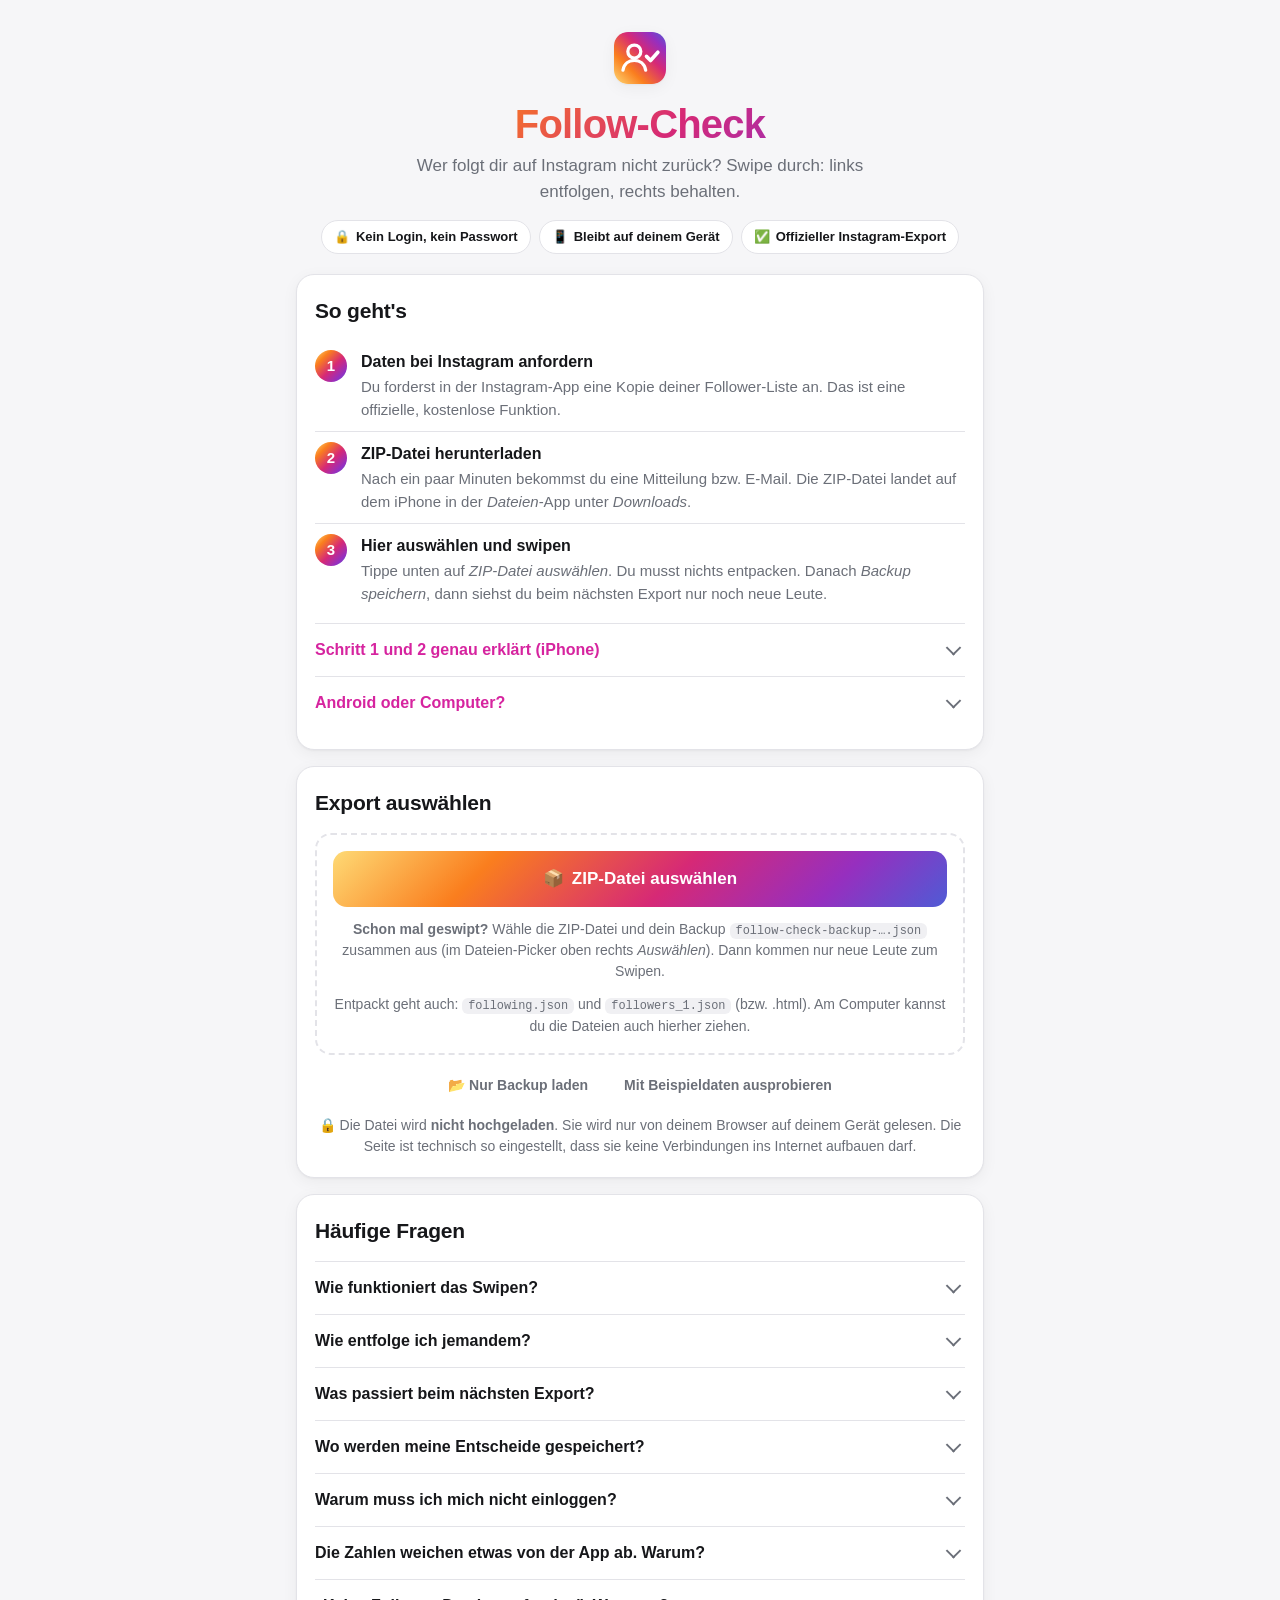
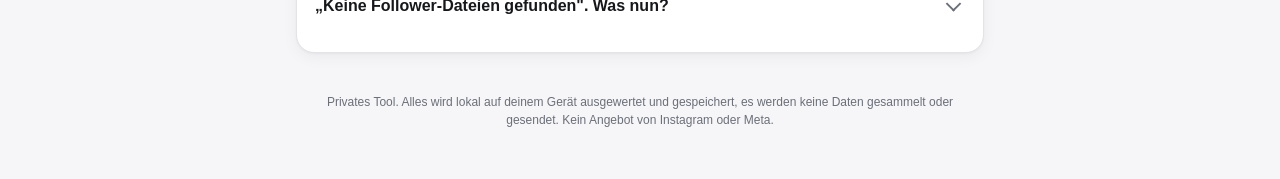
<file: index.html>
<!DOCTYPE html>
<html lang="de">
<head>
<meta charset="UTF-8">
<meta name="viewport" content="width=device-width, initial-scale=1, viewport-fit=cover">
<meta http-equiv="Content-Security-Policy" content="default-src 'none'; script-src 'self'; style-src 'self'; img-src 'self' data:; manifest-src 'self'; connect-src 'none'; form-action 'none'; base-uri 'none'">
<meta name="referrer" content="no-referrer">
<meta name="robots" content="noindex, nofollow">
<meta name="description" content="Finde heraus, wer dir auf Instagram nicht zurückfolgt, und entscheide per Swipe. Ohne Login, ohne Upload: alles bleibt auf deinem Gerät.">
<meta name="theme-color" content="#f6f6f8" media="(prefers-color-scheme: light)">
<meta name="theme-color" content="#0f1115" media="(prefers-color-scheme: dark)">
<meta name="apple-mobile-web-app-capable" content="yes">
<meta name="mobile-web-app-capable" content="yes">
<meta name="apple-mobile-web-app-status-bar-style" content="default">
<meta name="apple-mobile-web-app-title" content="Follow-Check">
<meta name="format-detection" content="telephone=no">
<title>Follow-Check</title>
<link rel="icon" href="icon.svg" type="image/svg+xml">
<link rel="apple-touch-icon" href="apple-touch-icon.png">
<link rel="manifest" href="manifest.webmanifest">
<link rel="stylesheet" href="style.css">
</head>
<body>
<div class="wrap">

  <header class="hero">
    <img class="logo" src="icon.svg" alt="" width="52" height="52">
    <h1>Follow-Check</h1>
    <p class="lead">Wer folgt dir auf Instagram nicht zurück? Swipe durch: links entfolgen, rechts behalten.</p>
    <ul class="trust">
      <li><span class="ico" aria-hidden="true">🔒</span>Kein Login, kein Passwort</li>
      <li><span class="ico" aria-hidden="true">📱</span>Bleibt auf deinem Gerät</li>
      <li><span class="ico" aria-hidden="true">✅</span>Offizieller Instagram-Export</li>
    </ul>
  </header>

  <!-- ===== Ergebnisse ===== -->
  <section id="results" class="results" hidden aria-labelledby="h-results">
    <h2 id="h-results" class="visually-hidden">Ergebnis</h2>

    <div class="summary" id="summary"></div>
    <div class="import-note" id="import-note" hidden></div>

    <div class="sticky">
      <div class="segmented" role="tablist" aria-label="Ansicht">
        <button role="tab" class="seg active" data-key="swipe" aria-selected="true">
          <span class="seg-label">Swipen</span><span class="seg-count" id="c-swipe">0</span>
        </button>
        <button role="tab" class="seg" data-key="unfollow" aria-selected="false">
          <span class="seg-label">Entfolgen</span><span class="seg-count" id="c-unfollow">0</span>
        </button>
        <button role="tab" class="seg" data-key="keep" aria-selected="false">
          <span class="seg-label">Behalten</span><span class="seg-count" id="c-keep">0</span>
        </button>
      </div>
      <div class="filters" id="filters" hidden>
        <input type="search" id="search" placeholder="Username suchen" autocomplete="off" autocapitalize="none" autocorrect="off" spellcheck="false" enterkeyhint="search" aria-label="Username suchen">
        <select id="sort" aria-label="Sortierung">
          <option value="recent">Zuletzt entschieden</option>
          <option value="az">A–Z</option>
          <option value="new">Neueste zuerst</option>
          <option value="old">Älteste zuerst</option>
        </select>
      </div>
    </div>

    <!-- Swipen -->
    <div class="view" id="view-swipe">
      <div class="swipe-top">
        <span class="progress" id="progress"></span>
        <select id="order" aria-label="Reihenfolge">
          <option value="new">Neueste zuerst</option>
          <option value="old">Älteste zuerst</option>
          <option value="az">A–Z</option>
        </select>
      </div>
      <div class="deck" id="deck" aria-live="polite"></div>
      <div class="deck-empty" id="deck-empty" hidden></div>
      <div class="swipe-actions" id="swipe-actions">
        <button class="act act-no" id="btn-no" type="button" aria-label="Entfolgen (Pfeil links)" title="Entfolgen (←)">✕</button>
        <button class="act act-undo" id="btn-undo" type="button" aria-label="Rückgängig" title="Rückgängig (Backspace)">↶</button>
        <button class="act act-yes" id="btn-yes" type="button" aria-label="Behalten (Pfeil rechts)" title="Behalten (→)">♥</button>
      </div>
      <p class="swipe-hint">← Entfolgen &nbsp;·&nbsp; Behalten → &nbsp;·&nbsp; Karte antippen öffnet das Profil</p>
    </div>

    <!-- Listen -->
    <div class="view" id="view-list" hidden>
      <p class="desc" id="desc"></p>
      <label class="toggle" id="hide-done-wrap"><input type="checkbox" id="hide-done"> Erledigte ausblenden</label>
      <ul class="list" id="list"></ul>
      <div class="empty" id="empty" hidden></div>
    </div>

    <div class="backup-banner" id="backup-banner" hidden>
      <span class="bb-text" id="backup-banner-text"></span>
      <button class="btn btn-primary" id="backup-banner-btn" type="button">💾 Jetzt sichern</button>
    </div>

    <div class="tools card" id="tools">
      <h3>Backup</h3>
      <p class="store-info" id="store-info"></p>
      <ol class="backup-steps">
        <li><b>Nach dem Swipen:</b> <em>Backup speichern</em> tippen. Die Datei landet in der <em>Dateien</em>-App unter <em>iCloud Drive → Downloads</em>.</li>
        <li><b>Beim nächsten Mal:</b> Oben bei <em>Neuen Export laden</em> die neue ZIP-Datei <b>und</b> das Backup zusammen auswählen. Fertig, du swipest nur neue Leute.</li>
      </ol>
      <p class="note">Warum? Deine Entscheide liegen sonst nur im Browser, und Safari löscht diesen Speicher, wenn du die Seite eine Weile nicht öffnest. Das Backup ist dein sicherer Stand.</p>
      <div class="tool-buttons">
        <button class="btn" id="backup-save" type="button">💾 Backup speichern</button>
        <label class="btn" for="backup-file">📂 Backup laden</label>
      </div>
      <div class="tool-buttons">
        <button class="btn btn-ghost" id="copy" type="button">Liste kopieren</button>
        <button class="btn btn-ghost btn-danger" id="reset" type="button">Alles löschen</button>
      </div>
    </div>
  </section>

  <!-- ===== Anleitung ===== -->
  <section class="card" id="anleitung" aria-labelledby="h-anleitung">
    <h2 id="h-anleitung">So geht's</h2>
    <ol class="steps">
      <li>
        <div class="step-num">1</div>
        <div>
          <strong>Daten bei Instagram anfordern</strong>
          <p>Du forderst in der Instagram-App eine Kopie deiner Follower-Liste an. Das ist eine offizielle, kostenlose Funktion.</p>
        </div>
      </li>
      <li>
        <div class="step-num">2</div>
        <div>
          <strong>ZIP-Datei herunterladen</strong>
          <p>Nach ein paar Minuten bekommst du eine Mitteilung bzw. E-Mail. Die ZIP-Datei landet auf dem iPhone in der <em>Dateien</em>-App unter <em>Downloads</em>.</p>
        </div>
      </li>
      <li>
        <div class="step-num">3</div>
        <div>
          <strong>Hier auswählen und swipen</strong>
          <p>Tippe unten auf <em>ZIP-Datei auswählen</em>. Du musst nichts entpacken. Danach <em>Backup speichern</em>, dann siehst du beim nächsten Export nur noch neue Leute.</p>
        </div>
      </li>
    </ol>

    <details class="guide" id="guide-iphone">
      <summary>Schritt 1 und 2 genau erklärt (iPhone)</summary>
      <div class="guide-body">
        <h3>Export in der Instagram-App anfordern</h3>
        <ol class="sub">
          <li>Öffne Instagram und tippe unten rechts auf dein <b>Profilbild</b>.</li>
          <li>Tippe oben rechts auf das <b>Menü ☰</b>.</li>
          <li>Tippe auf <b>Kontenübersicht</b> (Accounts Center).</li>
          <li>Wähle <b>Deine Informationen und Berechtigungen</b>.</li>
          <li>Tippe auf <b>Deine Informationen exportieren</b> und dann auf <b>Export erstellen</b>.</li>
          <li>Wähle dein <b>Instagram-Profil</b> und dann <b>Auf Gerät exportieren</b>.</li>
          <li>Tippe auf <b>Informationen anpassen</b>, entferne alle Häkchen und wähle nur <b>Follower und gefolgte Konten</b>. So ist der Export klein und schnell fertig.</li>
          <li>Stelle ein: <b>Zeitraum: Gesamter Zeitraum</b> und <b>Format: JSON</b>.</li>
          <li>Tippe auf <b>Export starten</b>.</li>
        </ol>
        <p class="note">Die Bezeichnungen können je nach App-Version leicht abweichen. Auf Englisch heisst es: Accounts Center → Your information and permissions → Export your information.</p>

        <h3>ZIP-Datei herunterladen</h3>
        <ol class="sub">
          <li>Warte auf die Mitteilung oder E-Mail von Instagram. Meist dauert es nur wenige Minuten, manchmal länger.</li>
          <li>Gehe wieder zu <b>Deine Informationen exportieren</b>. Beim fertigen Export tippst du auf <b>Herunterladen</b> (evtl. musst du dein Passwort bei Instagram bestätigen).</li>
          <li>Safari fragt, ob du die Datei laden möchtest: <b>Laden</b>. Die Datei heisst z.&nbsp;B. <code>instagram-deinname-2026-…zip</code>.</li>
          <li>Komm zurück auf diese Seite und tippe auf <b>ZIP-Datei auswählen</b> → <b>Durchsuchen</b> → <b>Downloads</b>.</li>
        </ol>
        <p class="note">Nicht entpacken nötig. Falls du die ZIP doch schon entpackt hast: Wähle die Dateien <code>following.json</code> und <code>followers_1.json</code> aus dem Ordner <code>connections/followers_and_following</code>.</p>
      </div>
    </details>

    <details class="guide">
      <summary>Android oder Computer?</summary>
      <div class="guide-body">
        <p>Funktioniert genau gleich. Am Computer kannst du den Export auch unter <b>accountscenter.instagram.com</b> → <b>Deine Informationen und Berechtigungen</b> → <b>Deine Informationen exportieren</b> anfordern. Danach die ZIP-Datei hier auswählen oder einfach ins Feld ziehen. Swipen geht dort auch mit der Maus oder den Pfeiltasten.</p>
      </div>
    </details>
  </section>

  <!-- ===== Upload ===== -->
  <section class="card upload" id="upload" aria-labelledby="h-upload">
    <h2 id="h-upload">Export auswählen</h2>
    <div class="drop" id="drop">
      <label class="btn btn-primary btn-big" for="file">
        <span aria-hidden="true">📦</span> ZIP-Datei auswählen
      </label>
      <input type="file" id="file" multiple>
      <p class="hint"><b>Schon mal geswipt?</b> Wähle die ZIP-Datei und dein Backup <code>follow-check-backup-….json</code> zusammen aus (im Dateien-Picker oben rechts <em>Auswählen</em>). Dann kommen nur neue Leute zum Swipen.</p>
      <p class="hint">Entpackt geht auch: <code>following.json</code> und <code>followers_1.json</code> (bzw. .html). Am Computer kannst du die Dateien auch hierher ziehen.</p>
    </div>
    <div class="status" id="status" role="status" aria-live="polite"></div>
    <div class="row-actions">
      <label class="btn btn-ghost" for="backup-file">📂 Nur Backup laden</label>
      <input type="file" id="backup-file" class="visually-hidden" accept=".json,application/json">
      <button class="btn btn-ghost" id="show-guide" type="button" hidden>Anleitung anzeigen</button>
      <button class="btn btn-ghost" id="demo" type="button">Mit Beispieldaten ausprobieren</button>
    </div>
    <p class="privacy-note">🔒 Die Datei wird <b>nicht hochgeladen</b>. Sie wird nur von deinem Browser auf deinem Gerät gelesen. Die Seite ist technisch so eingestellt, dass sie keine Verbindungen ins Internet aufbauen darf.</p>
  </section>

  <!-- ===== FAQ ===== -->
  <section class="card faq" aria-labelledby="h-faq">
    <h2 id="h-faq">Häufige Fragen</h2>
    <details>
      <summary>Wie funktioniert das Swipen?</summary>
      <p>Du siehst nur Konten, denen du folgst, die dir aber nicht zurückfolgen. Nach <b>links</b> wischen (oder ✕) heisst <em>entfolgen</em>, nach <b>rechts</b> (oder ♥) heisst <em>behalten</em>. Mit ↶ machst du den letzten Swipe rückgängig. Am Computer gehen auch die Pfeiltasten.</p>
    </details>
    <details>
      <summary>Wie entfolge ich jemandem?</summary>
      <p>Die Seite kann nicht selbst entfolgen (dafür gibt es keine erlaubte Schnittstelle). Alle, die du nach links gewischt hast, stehen unter <em>Entfolgen</em>. Tippe auf einen Namen, das Profil öffnet sich in Instagram, dort <em>Gefolgt</em> → <em>Nicht mehr folgen</em>. Zurück auf der Seite ist der Eintrag abgehakt.</p>
    </details>
    <details>
      <summary>Was passiert beim nächsten Export?</summary>
      <p>Wähle die neue ZIP-Datei zusammen mit deinem Backup aus. Wen du behalten hast, kommt nicht mehr zum Swipen. Wem du inzwischen nicht mehr folgst oder wer dir jetzt zurückfolgt, verschwindet aus <em>Entfolgen</em>. Zum Swipen kommen nur neue Leute.</p>
    </details>
    <details>
      <summary>Wo werden meine Entscheide gespeichert?</summary>
      <p>Während du swipest, merkt sich der Browser alles (localStorage, nur auf diesem Gerät). Safari löscht diesen Speicher aber, wenn du die Seite rund eine Woche nicht öffnest. Darum gibt es das <em>Backup</em>: eine kleine Datei mit deinen Entscheiden (nur Usernamen und Datum, keine Passwörter), die in deiner <em>Dateien</em>-App bzw. iCloud Drive liegt. Beim Laden wird sie mit dem aktuellen Stand zusammengeführt, es geht nichts verloren. So kannst du auch auf einem neuen Handy oder am PC weitermachen.</p>
    </details>
    <details>
      <summary>Warum muss ich mich nicht einloggen?</summary>
      <p>Weil du deine Daten selbst bei Instagram anforderst. Follow-Check liest nur die Datei, die du auswählst. Gib dein Instagram-Passwort nie auf fremden Seiten ein. Seriöse Tools brauchen es nicht.</p>
    </details>
    <details>
      <summary>Die Zahlen weichen etwas von der App ab. Warum?</summary>
      <p>Der Export ist eine Momentaufnahme. Wer dir seither gefolgt ist oder entfolgt hat, fehlt. Ausserdem führt Instagram deaktivierte oder gesperrte Konten teilweise noch im Export. Für aktuelle Zahlen einfach einen neuen Export anfordern.</p>
    </details>
    <details>
      <summary>„Keine Follower-Dateien gefunden". Was nun?</summary>
      <p>Wahrscheinlich wurde beim Export nicht <em>Follower und gefolgte Konten</em> ausgewählt oder das Format war nicht JSON bzw. HTML. Fordere den Export nochmals gemäss Anleitung an. Wenn Instagram den Export in mehrere ZIP-Dateien aufteilt, wähle alle gleichzeitig aus.</p>
    </details>
  </section>

  <footer class="footer">
    <p class="small">Privates Tool. Alles wird lokal auf deinem Gerät ausgewertet und gespeichert, es werden keine Daten gesammelt oder gesendet. Kein Angebot von Instagram oder Meta.</p>
  </footer>
</div>

<div class="toast" id="toast" role="status" aria-live="polite"><span id="toast-msg"></span><button type="button" id="toast-btn" hidden></button></div>
<script src="app.js"></script>
</body>
</html>
</file>
<file: style.css>
:root {
  --bg: #f6f6f8;
  --card: #ffffff;
  --card2: #f0f0f3;
  --border: #e3e3e8;
  --text: #16171a;
  --muted: #6b6f78;
  --accent: #d6249f;
  --accent-soft: rgba(214, 36, 159, .10);
  --grad: linear-gradient(135deg, #feda75 0%, #fa7e1e 25%, #d62976 55%, #962fbf 80%, #4f5bd5 100%);
  --green: #16a34a;
  --green-soft: rgba(22, 163, 74, .10);
  --red: #e0245e;
  --red-soft: rgba(224, 36, 94, .10);
  --blue: #2563eb;
  --blue-soft: rgba(37, 99, 235, .10);
  --shadow: 0 1px 2px rgba(0,0,0,.04), 0 4px 16px rgba(0,0,0,.05);
  --radius: 18px;
  color-scheme: light dark;
}
@media (prefers-color-scheme: dark) {
  :root {
    --bg: #0f1115;
    --card: #181b22;
    --card2: #222630;
    --border: #2c313c;
    --text: #eceef1;
    --muted: #9aa0ac;
    --accent-soft: rgba(214, 36, 159, .18);
    --green: #34d399;
    --green-soft: rgba(52, 211, 153, .14);
    --red: #fb7185;
    --red-soft: rgba(251, 113, 133, .14);
    --blue: #60a5fa;
    --blue-soft: rgba(96, 165, 250, .14);
    --shadow: none;
  }
}

* { box-sizing: border-box; }
[hidden] { display: none !important; }
html { -webkit-text-size-adjust: 100%; text-size-adjust: 100%; }
html, body { overflow-x: clip; }
body {
  margin: 0;
  font-family: -apple-system, BlinkMacSystemFont, "SF Pro Text", "Segoe UI", Roboto, Helvetica, Arial, sans-serif;
  background: var(--bg);
  color: var(--text);
  line-height: 1.5;
  font-size: 16px;
  -webkit-tap-highlight-color: transparent;
}
a { color: var(--blue); }
code {
  background: var(--card2); padding: 1px 6px; border-radius: 6px;
  font-size: .85em; word-break: break-all;
}
.visually-hidden {
  position: absolute !important; width: 1px; height: 1px; overflow: hidden;
  clip: rect(0 0 0 0); white-space: nowrap;
}

.wrap {
  max-width: 720px; margin: 0 auto;
  padding: calc(20px + env(safe-area-inset-top)) max(16px, env(safe-area-inset-right)) calc(40px + env(safe-area-inset-bottom)) max(16px, env(safe-area-inset-left));
}

/* ---------- Hero ---------- */
.hero { text-align: center; padding: 12px 4px 20px; }
.logo { border-radius: 14px; box-shadow: var(--shadow); }
.hero h1 {
  font-size: 32px; line-height: 1.15; margin: 10px 0 6px; letter-spacing: -.02em;
  background: var(--grad); -webkit-background-clip: text; background-clip: text; -webkit-text-fill-color: transparent;
}
.lead { margin: 0 auto 16px; color: var(--muted); font-size: 17px; max-width: 30em; }
.trust {
  list-style: none; padding: 0; margin: 0;
  display: flex; flex-wrap: wrap; justify-content: center; gap: 8px;
}
.trust li {
  background: var(--card); border: 1px solid var(--border); border-radius: 999px;
  padding: 6px 12px; font-size: 13px; font-weight: 600; display: flex; align-items: center; gap: 6px;
}

/* ---------- Cards ---------- */
.card {
  background: var(--card); border: 1px solid var(--border); border-radius: var(--radius);
  padding: 20px 18px; margin: 0 0 16px; box-shadow: var(--shadow);
}
.card h2 { font-size: 21px; margin: 0 0 14px; letter-spacing: -.01em; }
.card h3 { font-size: 16px; margin: 18px 0 8px; }

/* Steps */
.steps { list-style: none; padding: 0; margin: 0 0 8px; }
.steps li { display: flex; gap: 14px; align-items: flex-start; padding: 10px 0; }
.steps li + li { border-top: 1px solid var(--border); }
.steps p { margin: 2px 0 0; color: var(--muted); font-size: 15px; }
.step-num {
  flex: none; width: 32px; height: 32px; border-radius: 50%;
  background: var(--grad); color: #fff; font-weight: 700;
  display: grid; place-items: center; font-size: 15px;
}

/* Details / accordions */
details { border-top: 1px solid var(--border); }
details:last-of-type { border-bottom: 0; }
summary {
  list-style: none; cursor: pointer; font-weight: 600; padding: 14px 28px 14px 0;
  position: relative; min-height: 48px; display: flex; align-items: center;
}
summary::-webkit-details-marker { display: none; }
summary::after {
  content: ""; position: absolute; right: 6px; top: 50%;
  width: 9px; height: 9px; border-right: 2px solid var(--muted); border-bottom: 2px solid var(--muted);
  transform: translateY(-70%) rotate(45deg); transition: transform .2s;
}
details[open] > summary::after { transform: translateY(-30%) rotate(-135deg); }
.guide summary { color: var(--accent); }
.guide-body { padding: 0 0 12px; }
.guide-body h3:first-child { margin-top: 0; }
.sub { padding-left: 22px; margin: 0; }
.sub li { margin: 0 0 8px; padding-left: 2px; }
.note {
  font-size: 14px; color: var(--muted); background: var(--card2);
  border-radius: 12px; padding: 10px 12px; margin: 10px 0 0;
}
.faq details p { margin: 0 0 14px; color: var(--muted); }

/* ---------- Buttons ---------- */
.btn {
  appearance: none; -webkit-appearance: none;
  display: inline-flex; align-items: center; justify-content: center; gap: 8px;
  min-height: 44px; padding: 10px 16px; border-radius: 12px;
  border: 1px solid var(--border); background: var(--card2); color: var(--text);
  font: inherit; font-weight: 600; font-size: 15px; cursor: pointer;
  touch-action: manipulation;
}
.btn:active { transform: scale(.98); }
.btn:disabled { opacity: .45; cursor: not-allowed; }
.btn-primary { background: var(--grad); color: #fff; border: 0; }
.btn-big { width: 100%; min-height: 56px; font-size: 17px; border-radius: 14px; }
.btn-ghost { background: transparent; }

/* ---------- Upload ---------- */
.drop {
  border: 2px dashed var(--border); border-radius: 16px; padding: 16px;
  text-align: center; transition: border-color .15s, background .15s;
}
.drop.dragover { border-color: var(--accent); background: var(--accent-soft); }
.drop input[type=file] {
  position: absolute; width: 1px; height: 1px; opacity: 0; pointer-events: none;
}
.drop label:focus-within, .drop input:focus-visible + .hint { outline: 2px solid var(--accent); }
.hint { font-size: 14px; color: var(--muted); margin: 12px 0 0; }
.status { margin-top: 12px; }
.status:empty { display: none; }
.status .line {
  display: flex; gap: 8px; align-items: flex-start; font-size: 15px;
  padding: 8px 12px; border-radius: 10px; margin-bottom: 6px; background: var(--card2);
}
.status .ok { background: var(--green-soft); color: var(--green); }
.status .err { background: var(--red-soft); color: var(--red); }
.status .info { color: var(--muted); }
.row-actions { display: flex; justify-content: center; margin-top: 8px; }
.row-actions .btn { font-size: 14px; color: var(--muted); border: 0; }
.privacy-note { font-size: 14px; color: var(--muted); margin: 8px 0 0; text-align: center; }

/* ---------- Results ---------- */
.results { margin-bottom: 16px; scroll-margin-top: 8px; }
.summary {
  display: grid; grid-template-columns: repeat(4, 1fr); gap: 6px; margin-bottom: 10px;
}
.stat {
  background: var(--card); border: 1px solid var(--border); border-radius: 14px;
  padding: 8px 8px; box-shadow: var(--shadow); min-width: 0;
}
.stat .n { font-size: 18px; font-weight: 700; letter-spacing: -.02em; line-height: 1.15; white-space: nowrap; }
.stat .l { font-size: 11px; color: var(--muted); line-height: 1.25; }

.sticky {
  position: sticky; top: 0; z-index: 5;
  background: var(--bg);
  padding: calc(8px + env(safe-area-inset-top)) 0 8px;
  margin: 0 calc(-1 * max(16px, env(safe-area-inset-left)));
  padding-left: max(16px, env(safe-area-inset-left)); padding-right: max(16px, env(safe-area-inset-right));
}
@supports ((-webkit-backdrop-filter: blur(1px)) or (backdrop-filter: blur(1px))) {
  .sticky {
    background: color-mix(in srgb, var(--bg) 92%, transparent);
    -webkit-backdrop-filter: saturate(180%) blur(16px); backdrop-filter: saturate(180%) blur(16px);
  }
}
.segmented {
  display: grid; grid-template-columns: repeat(3, 1fr); gap: 4px;
  background: var(--card2); padding: 4px; border-radius: 14px;
}
.seg {
  appearance: none; -webkit-appearance: none; border: 0; background: transparent; color: var(--muted);
  font: inherit; font-size: 13px; font-weight: 600; padding: 8px 4px; border-radius: 10px;
  min-height: 52px; cursor: pointer; display: flex; flex-direction: column; align-items: center; justify-content: center;
  line-height: 1.2; touch-action: manipulation;
}
.seg-count { font-size: 18px; font-weight: 700; color: var(--text); }
.seg.active { background: var(--card); color: var(--text); box-shadow: 0 1px 3px rgba(0,0,0,.12); }
.seg.active[data-key=swipe] .seg-count { color: var(--accent); }
.seg.active[data-key=unfollow] .seg-count { color: var(--red); }
.seg.active[data-key=keep] .seg-count { color: var(--green); }

.filters { display: flex; gap: 8px; margin-top: 8px; }
.filters input, .filters select {
  font: inherit; font-size: 16px; /* 16px verhindert Auto-Zoom auf iOS */
  color: var(--text); background: var(--card); border: 1px solid var(--border);
  border-radius: 12px; min-height: 44px; padding: 8px 12px;
}
.filters input { flex: 1; min-width: 0; -webkit-appearance: none; appearance: none; }
.filters select { flex: none; max-width: 42%; }
.filters input:focus, .filters select:focus { outline: none; border-color: var(--accent); }

.desc { color: var(--muted); font-size: 14px; margin: 10px 2px 4px; }
.toggle {
  display: flex; gap: 10px; align-items: center; font-size: 14px; color: var(--muted);
  min-height: 40px; cursor: pointer; padding: 0 2px;
}
.toggle input { width: 20px; height: 20px; accent-color: var(--accent); flex: none; margin: 0; }

.list { list-style: none; margin: 0; padding: 0; background: var(--card); border: 1px solid var(--border); border-radius: var(--radius); overflow: hidden; box-shadow: var(--shadow); }
.list:empty { display: none; }
.item { display: flex; align-items: center; border-top: 1px solid var(--border); }
.item:first-child { border-top: 0; }
.item a.open {
  flex: 1; min-width: 0; display: flex; align-items: center; gap: 12px;
  padding: 10px 6px 10px 14px; min-height: 60px; color: var(--text); text-decoration: none;
}
.item a.open:active { background: var(--card2); }
.avatar {
  flex: none; width: 40px; height: 40px; border-radius: 50%;
  display: grid; place-items: center; font-weight: 700; color: #fff; font-size: 16px;
  text-transform: uppercase;
}
.meta { min-width: 0; flex: 1; }
.uname { font-weight: 600; white-space: nowrap; overflow: hidden; text-overflow: ellipsis; display: block; }
.since { font-size: 13px; color: var(--muted); display: block; }
.chev { flex: none; color: var(--muted); font-size: 22px; line-height: 1; padding-right: 2px; }
.check {
  flex: none; appearance: none; -webkit-appearance: none; border: 0; background: transparent;
  width: 52px; min-height: 60px; display: grid; place-items: center; cursor: pointer; touch-action: manipulation;
}
.check span {
  width: 26px; height: 26px; border-radius: 50%; border: 2px solid var(--border);
  display: grid; place-items: center; font-size: 15px; color: transparent; font-weight: 700;
}
.item.done .check span { background: var(--green); border-color: var(--green); color: #fff; }
.item.done .uname { text-decoration: line-through; color: var(--muted); }
.item.done .avatar { opacity: .45; }
.empty {
  text-align: center; color: var(--muted); padding: 32px 16px; background: var(--card);
  border: 1px solid var(--border); border-radius: var(--radius);
}
.more { display: flex; justify-content: center; padding: 12px; }

.tools { margin-top: 16px; }
.tools h3 { margin-top: 0; }
.tool-buttons { display: flex; flex-wrap: wrap; gap: 8px; margin-bottom: 8px; }
.tool-buttons .btn { flex: 1 1 140px; }
.store-info { font-size: 14px; color: var(--muted); margin: 0 0 10px; }
.backup-steps { margin: 0 0 10px; padding-left: 20px; font-size: 14px; }
.backup-steps li { margin: 0 0 6px; }
.backup-banner {
  display: flex; align-items: center; gap: 12px; flex-wrap: wrap;
  background: var(--accent-soft); border: 1px solid color-mix(in srgb, var(--accent) 35%, transparent);
  border-radius: 16px; padding: 12px 14px; margin: 16px 0 0; font-size: 14px;
}
.backup-banner .bb-text { flex: 1 1 200px; }
.backup-banner .btn { flex: 0 0 auto; }
.deck-empty .btn-ghost { margin-top: 6px; }
.row-actions { flex-wrap: wrap; gap: 4px; }
.tools .note { margin: 0 0 12px; }
.btn-danger { color: var(--red); }
.btn-danger.armed { background: var(--red); color: #fff; border-color: var(--red); }

/* ---------- Import-Hinweis ---------- */
.import-note {
  background: var(--accent-soft); border-radius: 14px; padding: 12px 14px; margin-bottom: 12px; font-size: 14px;
}
.import-note ul { margin: 6px 0 0; padding-left: 20px; }
.import-note li { margin: 2px 0; }

/* ---------- Swipen ---------- */
.swipe-top {
  display: flex; align-items: center; justify-content: space-between; gap: 8px; margin: 10px 2px 8px;
}
.progress { font-size: 14px; color: var(--muted); font-weight: 600; }
.swipe-top select {
  font: inherit; font-size: 16px; color: var(--text); background: var(--card);
  border: 1px solid var(--border); border-radius: 12px; min-height: 40px; padding: 6px 10px;
}
.deck {
  position: relative; height: 340px; margin: 4px 0 0;
  user-select: none; -webkit-user-select: none;
}
.scard {
  position: absolute; inset: 0;
  background: var(--card); border: 1px solid var(--border); border-radius: 24px;
  box-shadow: 0 2px 6px rgba(0,0,0,.06), 0 12px 32px rgba(0,0,0,.08);
  display: flex; flex-direction: column; align-items: center; justify-content: center;
  padding: 24px 20px; text-align: center; overflow: hidden;
  touch-action: pan-y; cursor: grab;
  transition: transform .25s ease-out;
  will-change: transform;
}
.scard.dragging { transition: none; cursor: grabbing; }
.scard.fly { transition: transform .25s ease-in; }
.scard[data-depth="1"] { transform: translateY(12px) scale(.95); pointer-events: none; }
.scard[data-depth="2"] { transform: translateY(24px) scale(.90); pointer-events: none; opacity: .7; }
.scard-avatar {
  width: 112px; height: 112px; border-radius: 50%;
  display: grid; place-items: center; color: #fff; font-weight: 700; font-size: 48px;
  text-transform: uppercase; margin-bottom: 18px;
  box-shadow: 0 0 0 4px var(--card), 0 0 0 7px var(--border);
}
.scard-name {
  font-size: 24px; font-weight: 700; letter-spacing: -.01em; max-width: 100%;
  overflow: hidden; text-overflow: ellipsis; white-space: nowrap;
}
.scard-since { color: var(--muted); font-size: 15px; margin-top: 4px; }
.scard-open {
  margin-top: 20px; display: inline-flex; align-items: center; min-height: 44px; padding: 8px 18px;
  border-radius: 999px; background: var(--card2); color: var(--text); font-weight: 600; font-size: 15px;
  text-decoration: none;
}
.stamp {
  position: absolute; top: 22px; padding: 4px 12px; border: 3px solid; border-radius: 10px;
  font-weight: 800; font-size: 22px; letter-spacing: .06em; opacity: 0; pointer-events: none;
}
.stamp-no { right: 18px; color: var(--red); transform: rotate(12deg); }
.stamp-yes { left: 18px; color: var(--green); transform: rotate(-12deg); }
.deck-empty {
  text-align: center; color: var(--text); padding: 36px 16px; background: var(--card);
  border: 1px solid var(--border); border-radius: 24px; min-height: 240px;
  display: flex; flex-direction: column; align-items: center; justify-content: center;
}
.deck-empty p { margin: 0 0 8px; }
.deck-empty .big { font-size: 44px; line-height: 1; margin-bottom: 12px; }
.deck-empty .muted { color: var(--muted); font-size: 15px; margin-bottom: 16px; }
.swipe-actions { display: flex; justify-content: center; align-items: center; gap: 22px; margin: 22px 0 6px; }
.act {
  appearance: none; -webkit-appearance: none; border: 1px solid var(--border); background: var(--card);
  width: 68px; height: 68px; border-radius: 50%; font-size: 28px; font-weight: 700; cursor: pointer;
  display: grid; place-items: center; box-shadow: var(--shadow); touch-action: manipulation;
  transition: transform .1s;
}
.act:active { transform: scale(.92); }
.act:disabled { opacity: .35; cursor: not-allowed; }
.act-no { color: var(--red); }
.act-yes { color: var(--green); }
.act-undo { width: 50px; height: 50px; font-size: 22px; color: var(--muted); }
.swipe-hint { text-align: center; color: var(--muted); font-size: 13px; margin: 6px 0 0; }

/* Zusatzknopf in Listen */
.mini {
  flex: none; appearance: none; -webkit-appearance: none; border: 0; background: transparent;
  width: 48px; min-height: 60px; font-size: 18px; cursor: pointer; touch-action: manipulation;
}
.mini-keep { color: var(--green); }
.mini-no { color: var(--red); }
.check { width: 46px; }

/* ---------- Footer / Toast ---------- */
.footer { text-align: center; color: var(--muted); font-size: 14px; padding: 12px 8px 0; }
.footer .small { font-size: 12px; }
.toast {
  position: fixed; left: 50%; bottom: calc(20px + env(safe-area-inset-bottom));
  transform: translateX(-50%) translateY(20px); opacity: 0; pointer-events: none;
  background: #16171a; color: #fff; padding: 10px 16px; border-radius: 999px; font-size: 14px; font-weight: 600;
  transition: opacity .2s, transform .2s; z-index: 20; max-width: calc(100% - 32px); text-align: center;
  display: flex; align-items: center; gap: 12px;
}
.toast.has-action { pointer-events: auto; }
#toast-btn {
  appearance: none; -webkit-appearance: none; border: 0; background: transparent; color: #ff8fc8;
  font: inherit; font-weight: 700; cursor: pointer; padding: 4px 2px;
}
.toast.show { opacity: 1; transform: translateX(-50%) translateY(0); }

/* ---------- Unterseiten (Datenschutz) ---------- */
.page h1 { font-size: 28px; margin: 8px 0 4px; }
.page h2 { font-size: 19px; margin: 24px 0 6px; }
.page p, .page li { color: var(--text); }
.page .muted { color: var(--muted); }
.back { display: inline-flex; align-items: center; gap: 6px; min-height: 44px; font-weight: 600; text-decoration: none; }

@media (min-width: 640px) {
  .summary { gap: 10px; }
  .stat { padding: 12px 14px; border-radius: 16px; }
  .stat .n { font-size: 26px; }
  .stat .l { font-size: 13px; }
  .seg { font-size: 14px; }
  .hero h1 { font-size: 40px; }
}
@media (min-width: 640px) {
  .deck { height: 380px; }
}
@media (prefers-reduced-motion: reduce) {
  * { transition: none !important; }
}
</file>
